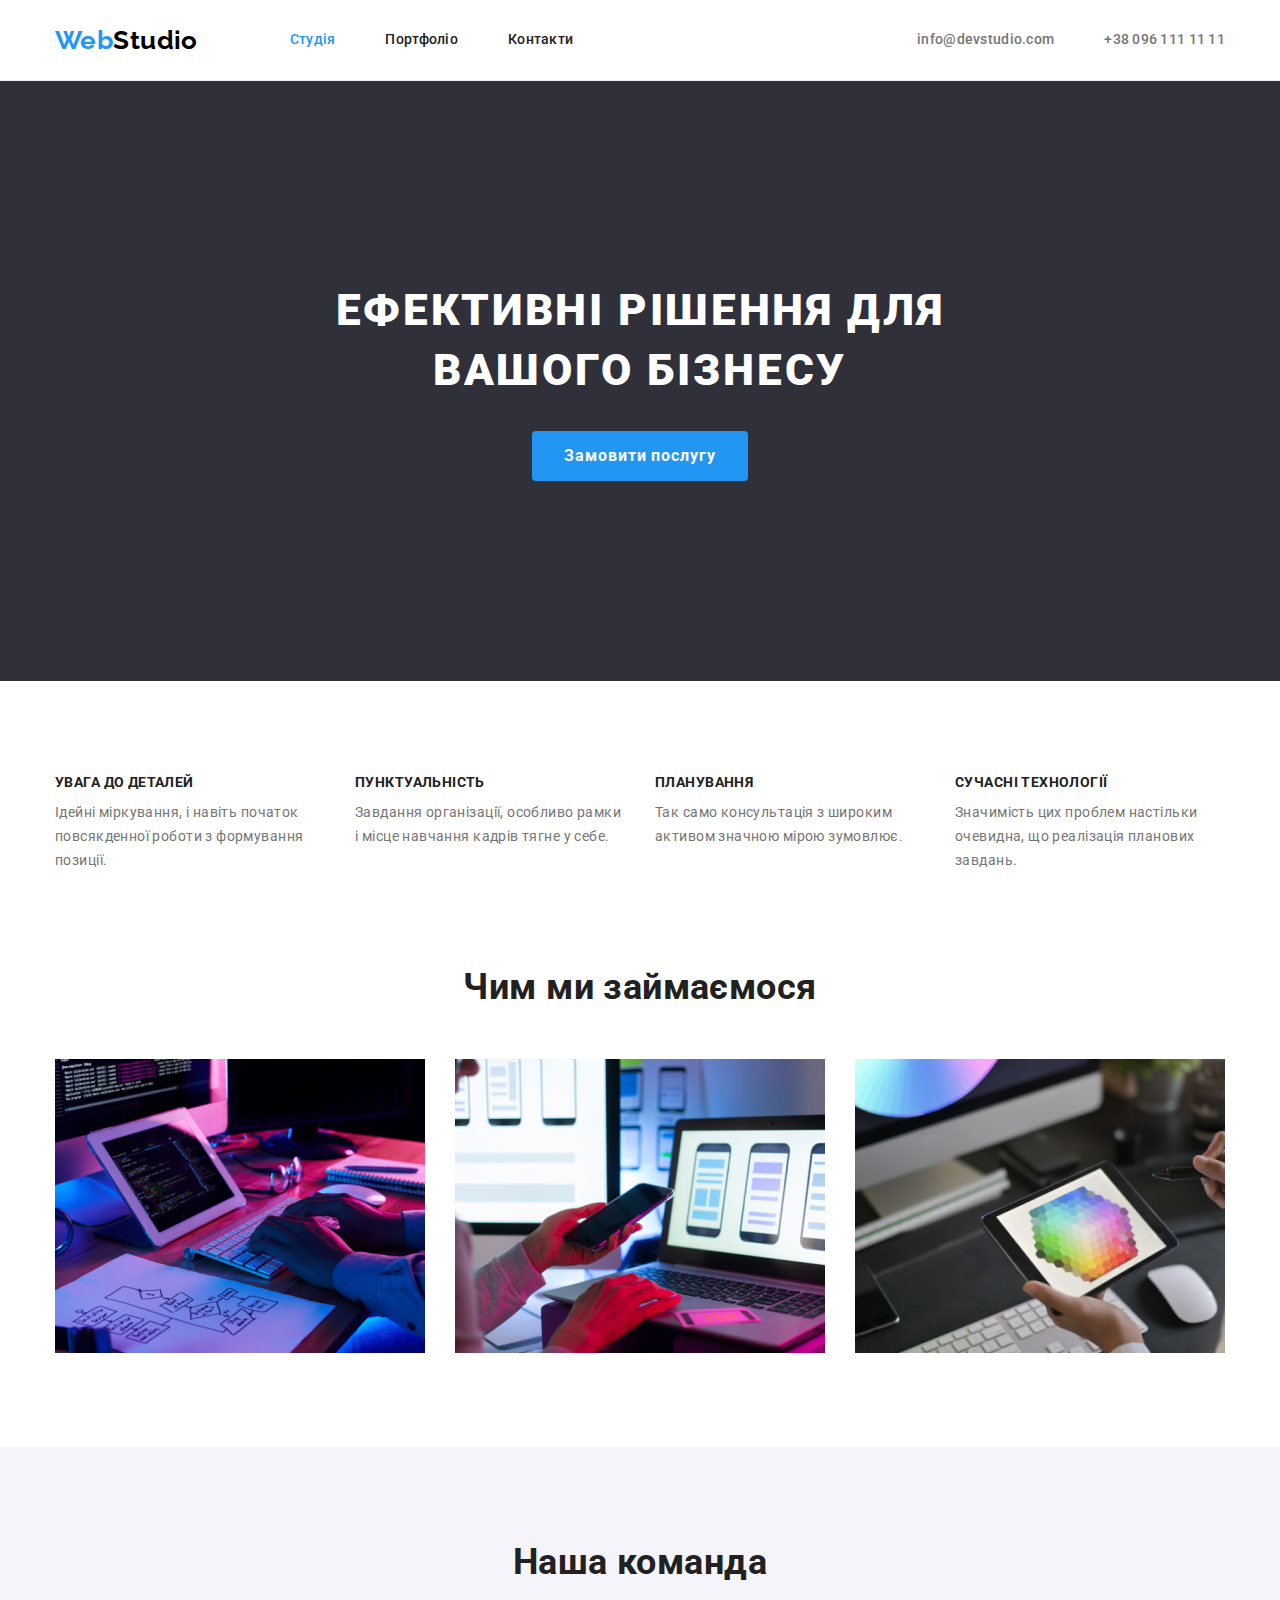
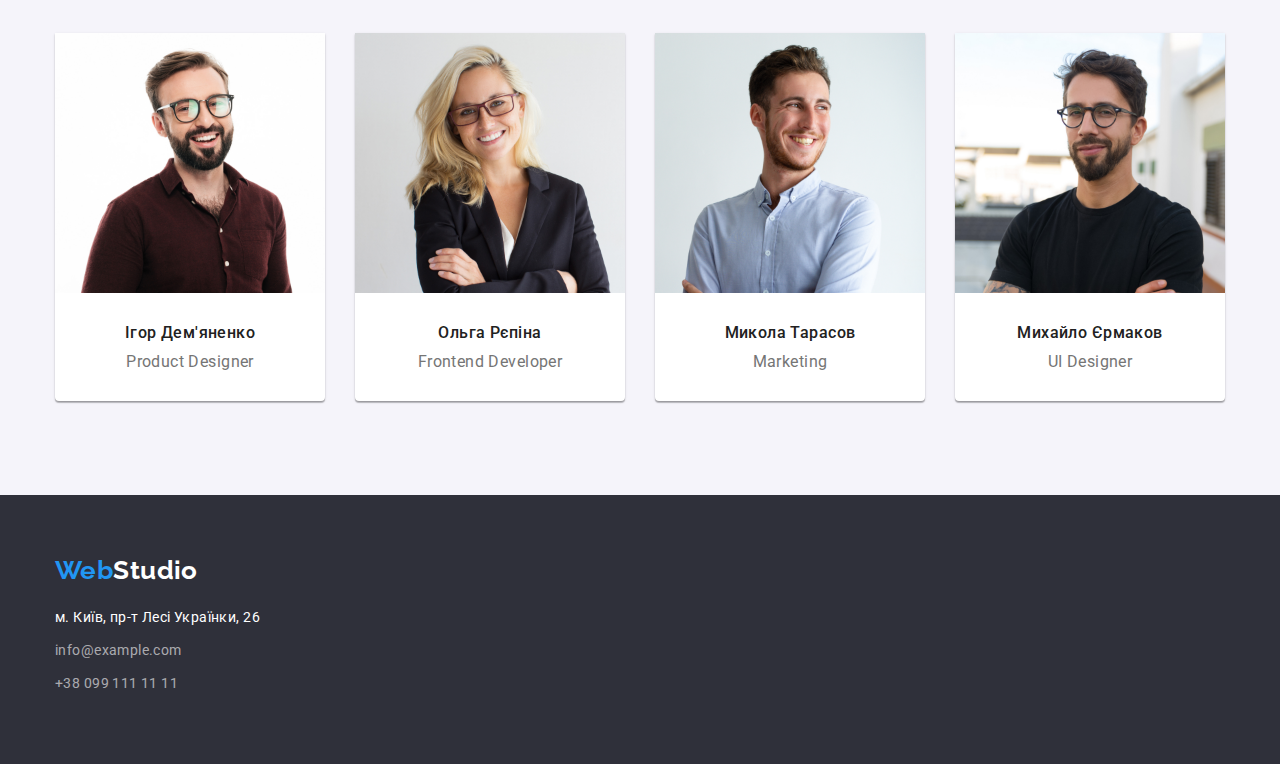
<file: index.html>
<!DOCTYPE html>
<html lang="uk">
  <head>
    <meta charset="UTF-8" />
    <meta http-equiv="X-UA-Compatible" content="IE=edge" />
    <meta name="viewport" content="width=device-width, initial-scale=1.0" />
    <title>WebStudio-3</title>
    <link
      href="https://fonts.googleapis.com/css2?family=Raleway:wght@700&family=Roboto:wght@400;500;700;900&display=swap"
      rel="stylesheet"
    />
    <link
      rel="stylesheet"
      href="https://cdnjs.cloudflare.com/ajax/libs/modern-normalize/1.1.0/modern-normalize.min.css"
    />
    <link rel="stylesheet" href="./css/styles.css" />
  </head>
  <body>
    <!--Header-->
    <header class="header">
      <div class="container header-nav">
        <nav>
          <a href="./index.html" class="logo link"> <span>Web</span>Studio </a>

          <ul class="site-nav list">
            <li class="item">
              <a href="./index.html" class="link current">Студія</a>
            </li>
            <li class="item">
              <a href="./portfolio.html" class="link">Портфоліо</a>
            </li>
            <li class="item"><a href="" class="link">Контакти</a></li>
          </ul>
        </nav>

        <ul class="contact list">
          <li class="item">
            <a href="mailto:info@devstudio.com" class="link"
              >info@devstudio.com</a
            >
          </li>
          <li class="item">
            <a href="tel:+380961111111" class="link">+38 096 111 11 11</a>
          </li>
        </ul>
      </div>
    </header>
    <main>
      <!--Hero section-->
      <section class="hero">
        <div class="container">
          <h1 class="hero-title">Ефективні рішення для вашого бізнесу</h1>

          <button type="button" class="button">Замовити послугу</button>
        </div>
      </section>

      <!--Features section-->
      <section class="feature">
        <div class="container">
          <h2 class="hidden">Переваги</h2>
          <ul class="feature list">
            <li class="item">
              <h3 class="sub-title">УВАГА ДО ДЕТАЛЕЙ</h3>
              <p class="text">
                Ідейні міркування, і навіть початок повсякденної роботи з
                формування позиції.
              </p>
            </li>
            <li class="item">
              <h3 class="sub-title">ПУНКТУАЛЬНІСТЬ</h3>
              <p class="text">
                Завдання організації, особливо рамки і місце навчання кадрів
                тягне у себе.
              </p>
            </li>
            <li class="item">
              <h3 class="sub-title">ПЛАНУВАННЯ</h3>
              <p class="text">
                Так само консультація з широким активом значною мірою зумовлює.
              </p>
            </li>
            <li class="item">
              <h3 class="sub-title">СУЧАСНІ ТЕХНОЛОГІЇ</h3>
              <p class="text">
                Значимість цих проблем настільки очевидна, що реалізація
                планових завдань.
              </p>
            </li>
          </ul>
        </div>
      </section>

      <!--Examples section-->
      <section class="examples-section">
        <div class="container">
          <h2 class="examples-title">Чим ми займаємося</h2>
          <ul class="examples list">
            <li>
              <img
                src="./images/img-1.jpg"
                alt="Руки друкують текст, який можна побачити на айпаді"
                width="370"
                height="294"
              />
            </li>
            <li>
              <img
                src="./images/img-2.jpg"
                alt="Телефон у руках, а на ноутбуці макети"
                width="370"
                height="294"
              />
            </li>
            <li>
              <img
                src="./images/img-3.jpg"
                alt="Руки з айпадом, у якому зображена сітка кольорів"
                width="370"
                height="294"
              />
            </li>
          </ul>
        </div>
      </section>

      <!--Team section-->
      <section class="team-section">
        <div class="container">
          <h2 class="team-title">Наша команда</h2>
          <ul class="team list">
            <li>
              <img
                src="./images/igor.jpg"
                alt="Ігор Демʼяненко - член команди"
                width="270"
                height="260"
              />
              <div class="team-cards">
                <h3 class="subtitle">Ігор Дем'яненко</h3>
                <p class="position">Product Designer</p>
              </div>
            </li>
            <li>
              <img
                src="./images/olga.jpg"
                alt="Ольга Рєпіна - член команди"
                width="270"
                height="260"
              />
              <div class="team-cards">
                <h3 class="subtitle">Ольга Рєпіна</h3>
                <p class="position">Frontend Developer</p>
              </div>
            </li>
            <li>
              <img
                src="./images/mykola.jpg"
                alt="Микола Тарасов - член команди"
                width="270"
                height="260"
              />
              <div class="team-cards">
                <h3 class="subtitle">Микола Тарасов</h3>
                <p class="position">Marketing</p>
              </div>
            </li>
            <li>
              <img
                src="./images/myhaylo.jpg"
                alt="Михайло Єрмаков - член команди"
                width="270"
                height="260"
              />
              <div class="team-cards">
                <h3 class="subtitle">Михайло Єрмаков</h3>
                <p class="position">UI Designer</p>
              </div>
            </li>
          </ul>
        </div>
      </section>
    </main>

    <!--Footer-->
    <footer class="footer">
      <div class="container">
        <a href="./index.html" class="logo link"> <span>Web</span>Studio </a>

        <address>
          <ul class="address list">
            <li><a href="" class="link">м. Київ, пр-т Лесі Українки, 26</a></li>
            <li>
              <a href="mailto:info@example.com" class="link add"
                >info@example.com</a
              >
            </li>
            <li>
              <a href="tel:+380991111111" class="link add">+38 099 111 11 11</a>
            </li>
          </ul>
        </address>
      </div>
    </footer>
  </body>
</html>
</file>
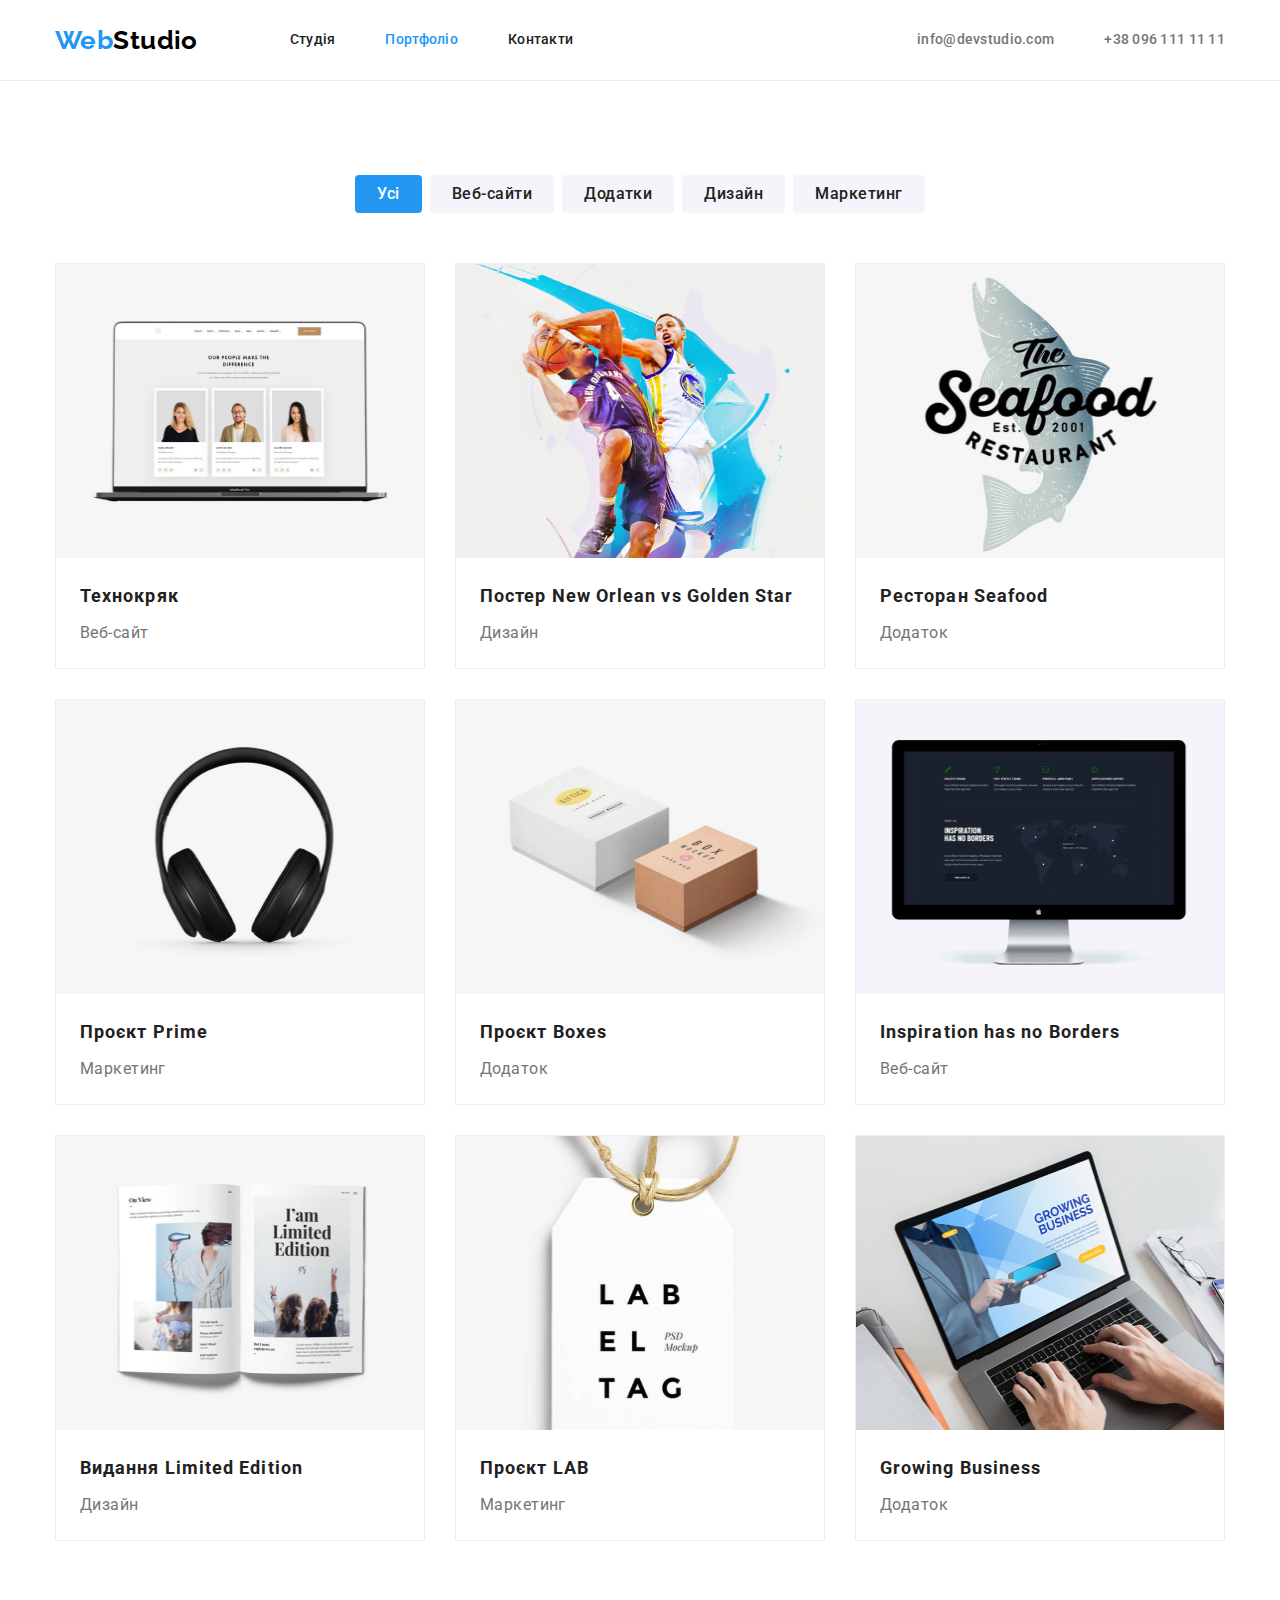
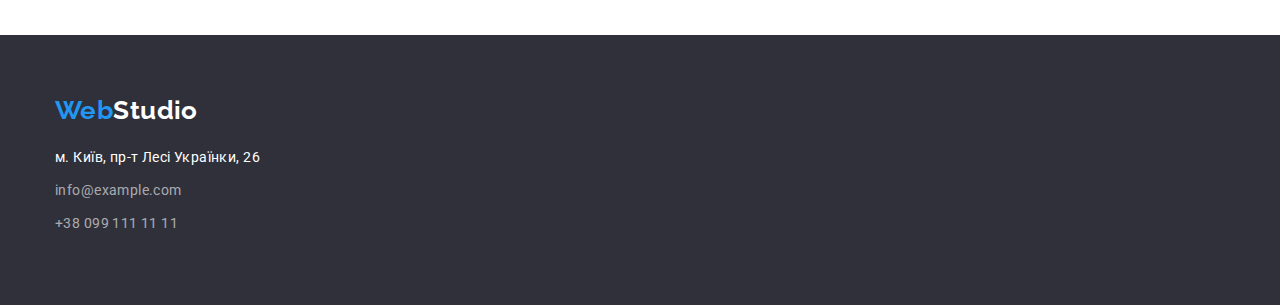
<file: portfolio.html>
<!DOCTYPE html>
<html lang="uk">
  <head>
    <meta charset="UTF-8" />
    <meta http-equiv="X-UA-Compatible" content="IE=edge" />
    <meta name="viewport" content="width=device-width, initial-scale=1.0" />
    <title>WebStudio-3</title>
    <link
      href="https://fonts.googleapis.com/css2?family=Raleway:wght@700&family=Roboto:wght@400;500;700;900&display=swap"
      rel="stylesheet"
    />
    <link
      rel="stylesheet"
      href="https://cdnjs.cloudflare.com/ajax/libs/modern-normalize/1.1.0/modern-normalize.min.css"
    />
    <link rel="stylesheet" href="./css/styles.css" />
  </head>
  <body>
    <!--Header-->
    <header class="header">
      <div class="container header-nav">
        <nav>
          <a href="./index.html" class="logo link"> <span>Web</span>Studio </a>

          <ul class="site-nav list">
            <li class="item">
              <a href="./index.html" class="link">Студія</a>
            </li>
            <li class="item">
              <a href="./portfolio.html" class="link current">Портфоліо</a>
            </li>
            <li class="item"><a href="" class="link">Контакти</a></li>
          </ul>
        </nav>

        <ul class="contact list">
          <li class="item">
            <a href="mailto:info@devstudio.com" class="link"
              >info@devstudio.com</a
            >
          </li>
          <li class="item">
            <a href="tel:+380961111111" class="link">+38 096 111 11 11</a>
          </li>
        </ul>
      </div>
    </header>

    <main>
      <section class="portfolio">
        <div class="container">
          <h1 class="hidden">Портфоліо</h1>
          <ul class="filtration list">
            <li><button type="button" class="button current">Усі</button></li>
            <li><button type="button" class="button">Веб-сайти</button></li>
            <li><button type="button" class="button">Додатки</button></li>
            <li><button type="button" class="button">Дизайн</button></li>
            <li><button type="button" class="button">Маркетинг</button></li>
          </ul>

          <ul class="works list">
            <li>
              <img
                src="./images/portfolio-1.jpg"
                alt="Макет сайту на ноутбуці"
                width="370"
                height="294"
              />
              <div class="work-cards">
                <h2 class="portfolio-title">Технокряк</h2>
                <p class="text">Веб-сайт</p>
              </div>
            </li>
            <li>
              <img
                src="./images/portfolio-2.jpg"
                alt="Два баскетболісти та мʼяч"
                width="370"
                height="294"
              />
              <div class="work-cards">
                <h2 class="portfolio-title">
                  Постер New Orlean vs Golden Star
                </h2>
                <p class="text">Дизайн</p>
              </div>
            </li>
            <li>
              <img
                src="./images/portfolio-3.jpg"
                alt="Лого рибного ресторану"
                width="370"
                height="294"
              />
              <div class="work-cards">
                <h2 class="portfolio-title">Ресторан Seafood</h2>
                <p class="text">Додаток</p>
              </div>
            </li>
            <li>
              <img
                src="./images/portfolio-4.jpg"
                alt="Навушники"
                width="370"
                height="294"
              />
              <div class="work-cards">
                <h2 class="portfolio-title">Проєкт Prime</h2>
                <p class="text">Маркетинг</p>
              </div>
            </li>
            <li>
              <img
                src="./images/portfolio-5.jpg"
                alt="Макет двух боксів"
                width="370"
                height="294"
              />
              <div class="work-cards">
                <h2 class="portfolio-title">Проєкт Boxes</h2>
                <p class="text">Додаток</p>
              </div>
            </li>
            <li>
              <img
                src="./images/portfolio-6.jpg"
                alt="Монітор з зображенням сайту"
                width="370"
                height="294"
              />
              <div class="work-cards">
                <h2 class="portfolio-title">Inspiration has no Borders</h2>
                <p class="text">Веб-сайт</p>
              </div>
            </li>
            <li>
              <img
                src="./images/portfolio-7.jpg"
                alt="Відкрита книга зі статею"
                width="370"
                height="294"
              />
              <div class="work-cards">
                <h2 class="portfolio-title">Видання Limited Edition</h2>
                <p class="text">Дизайн</p>
              </div>
            </li>
            <li>
              <img
                src="./images/portfolio-8.jpg"
                alt="Лейбл з логотипом"
                width="370"
                height="294"
              />
              <div class="work-cards">
                <h2 class="portfolio-title">Проєкт LAB</h2>
                <p class="text">Маркетинг</p>
              </div>
            </li>
            <li>
              <img
                src="./images/portfolio-9.jpg"
                alt="Ноутбук з презентацією"
                width="370"
                height="294"
              />
              <div class="work-cards">
                <h2 class="portfolio-title">Growing Business</h2>
                <p class="text">Додаток</p>
              </div>
            </li>
          </ul>
        </div>
      </section>
    </main>

    <!--Footer-->
    <footer class="footer">
      <div class="container">
        <a href="./index.html" class="logo link"> <span>Web</span>Studio </a>

        <address>
          <ul class="address list">
            <li><a href="" class="link">м. Київ, пр-т Лесі Українки, 26</a></li>
            <li>
              <a href="mailto:info@example.com" class="link add"
                >info@example.com</a
              >
            </li>
            <li>
              <a href="tel:+380991111111" class="link add">+38 099 111 11 11</a>
            </li>
          </ul>
        </address>
      </div>
    </footer>
  </body>
</html>
</file>
<file: css/styles.css>
/* #212121 h3-h2 */
/* #757575 p  */
/* #2196F3 accent */
/* #2F303A first section back */
/* #FFFFFF address */
/* rgba(255, 255, 255, 0.6) address(mail, phone) */
/* #F5F4FA buttons back */
/* #F5F5F5 main back color */
/* #F5F4FA secondary back color */
/* #2F303A footer and option back */

html {
    box-sizing: border-box;
}

*,
*::before,
*::after {
    box-sizing: inherit;
}

:root {
    --primary-text-color: #757575;
    --title-text-color: #212121;
    --accent-color: #2196F3;
    --primary-bg-color: #F5F5F5;
    --secondary-bg-color: #F5F4FA;
    --white-color: #FFFFFF;
    --logo-color: #000000;
    --hero-bg-color: #2F303A;
    --address-color:  rgba(255, 255, 255, 0.6);
    --border-color: #ECECEC;
    --cards-color: #EEEEEE;
}

body {
    background-color: var(--white-color);
    color: var(--primary-text-color);

    font-family: Roboto, sans-serif;
    letter-spacing: 0.03em;
    font-size: 14px;
}

/* Utility */

.list {
    margin: 0;
    padding: 0;

    list-style: none;
}

.link {
    text-decoration: none;
}

.button {
    border-radius: 4px;
    border-width: 0;
}

.container {
    width: 1200px;
    padding: 0 15px;
    margin: 0 auto;
}

section {
    padding: 94px 0;
}

img {
	display: block;
	max-width: 100%;
}

h1,
h2,
h3,
h4,
h5,
h6,
p {
    margin-top: 0;
    margin-bottom: 0;
}

.hidden {
    position: absolute;
    width: 1px;
    height: 1px;
    margin: -1px;
    border: 0;
    padding: 0;

    white-space: nowrap;
    clip-path: inset(100%);
    clip: rect(0 0 0 0);
    overflow: hidden;
}

/* header and footer */

.header {
    background-color: var(--white-color);
    border-bottom: 1px solid var(--border-color);
}

.header-nav {
    display: flex;
    align-items: center;
}

.header nav {
    display: flex;
	align-items: center;
}

.footer {
    padding: 60px 0;

    background-color: var(--hero-bg-color);
}

/* logo */

.header .logo {
    margin-right: 92px;

    color: var(--logo-color);

    font-family: Raleway;
    font-weight: 700;
    font-size: 26px;
    line-height: 1.19;
}

.logo span {
    color: var(--accent-color);
}

.footer .logo {
    margin-bottom: 20px;
    display: block;

    color: var(--white-color);

    font-family: Raleway;
    font-weight: 700;
    font-size: 26px;
    line-height: 1.19;
}

/* site nav header */

.site-nav {
    display: flex;
}

.site-nav .item:not(:first-child) {
    margin-left: 50px;
}

.site-nav .link {
    display: block;
    padding: 32px 0;

    color: var(--title-text-color);

    font-weight: 500;
    line-height: 1.14;
    letter-spacing: 0.02em;
}

.site-nav .link.current {
    color: var(--accent-color);
}

.site-nav .link:hover,
.site-nav .link:focus {
    color: var(--accent-color);
}

/* contact header */

.contact {
    display: flex;
    margin-left: auto;
}

.contact .item:not(:first-child) {
    margin-left: 50px;
}

.contact .link {
    display: block;
    padding: 32px 0;

    color: var(--primary-text-color);

    font-weight: 500;
    line-height: 1.14;
    letter-spacing: 0.02em;
}

.contact .link:hover,
.contact .link:focus {
    color: var(--accent-color);
}

/* address footer */

.address .link {
    display: block;
    color: var(--white-color);

    line-height: 1.71;
    font-style: normal;
}

.address li:not(last-child) {
    margin-bottom: 9px;
}

.address .link.add {
    color: var(--address-color);
}

.address .link.add:hover,
.address .link.add:focus {
    color: var(--accent-color);
}

/* index.html */

/* hero */

.hero {
    padding: 200px 0;

    background-color: var(--hero-bg-color);
}

.hero-title {
    margin: 0 auto;
    margin-bottom: 30px;
    width: 696px;

    color: var(--white-color);

    font-weight: 900;
    font-size: 44px;
    line-height: 1.36;
    text-align: center;
    letter-spacing: 0.06em;
    text-transform: uppercase;
}

.hero .button {
    padding: 10px 32px;
    margin: 0 auto;
    display: block;

    background-color: var(--accent-color);
    color: var(--white-color);
    cursor: pointer;

    font-family: inherit;
    font-weight: 700;
    font-size: 16px;
    line-height: 1.88;
    letter-spacing: 0.06em;
    text-align: center;
}

/* feature */

.feature .container {
    justify-content: space-between;
    align-items: center;
    margin: 0 auto;
}

.feature ul {
    display: flex;
}

.feature.list li:not(:first-child) {
    margin-left: 30px;
}

.feature .item {
    width: 270px;
}

.feature .sub-title {
    margin-bottom: 10px;

    color: var(--title-text-color);

    font-size: 14px;
    font-weight: 700;
    line-height: 1.14;
    text-transform: uppercase;
}

.feature .text {
    line-height: 1.71;
}

/* example and team titles */

.team-title,
.examples-title {
    margin-bottom: 50px;

    color: var(--title-text-color);

    font-size: 36px;
    line-height: 1.17;
    text-align: center;
}

/* examples */

.examples-section {
    padding-top: 0;
}

.examples-section ul {
    margin-right: 0;
}

.examples.list {
    display: flex;
    padding-bottom: 0;
}

.examples.list li:not(:first-child) {
    margin-left: 30px;
}

/* team */

.team-section {

    background-color: var(--secondary-bg-color);
}

.team.list {
    display: flex;
    padding-bottom: 0;
    align-items: center;
    margin: 0 auto;
}

.team-section li:not(:first-child) {
    margin-left: 30px;
}

.team-section li {
    background-color: var(--white-color);
    box-shadow: 0px 1px 3px rgb(0 0 0 / 12%), 0px 1px 1px rgb(0 0 0 / 14%), 0px 2px 1px rgb(0 0 0 / 20%);
    border-radius: 0px 0px 4px 4px;
    text-align: center;
    min-height: 368px;
}

.team-cards {
    padding: 30px 0;
}

.team .subtitle {
    margin-bottom: 10px;

    color: var(--title-text-color);

    font-weight: 500;
    font-size: 16px;
    line-height: 1.19;
}

.team .position {
    font-size: 16px;
    line-height: 1.19;
}

/* portfolio.html */

.filtration.list {
    display: flex;
    align-items: center;
    margin: 0 auto;
    justify-content: center;
    margin-bottom: 50px;
}

.filtration .button {
    padding: 6px 22px;

    background-color: var(--secondary-bg-color);
    color: var(--title-text-color);
    cursor: pointer;

    font-family: inherit;
    font-weight: 500;
    font-size: 16px;
    line-height: 1.62;
    letter-spacing: 0.03em;
    text-align: center;
}

.filtration .button:hover,
.filtration .button:focus {
    background-color: var(--accent-color);
    color: var(--white-color);
}

.filtration .button.current {
    background-color: var(--accent-color);
    color: var(--white-color);
}

.filtration.list li:not(:first-child) {
    margin-left: 8px;
}

.works.list {
    display: flex;
    flex-wrap: wrap;
    margin: 0 auto;
}

.works.list li {
    margin-right: 30px;
    margin-bottom: 30px;
    min-height: 404px;
    max-width: 370px;

    background: var(--white-color);
    border: 1px solid var(--cards-color);
}

.works.list li:nth-child(3n) {
    margin-right: 0;
}

.works.list li:nth-last-child(-n + 3) {
    margin-bottom: 0;
}

.work-cards {
    padding: 20px 24px;
}

.portfolio-title {
    margin-bottom: 4px;

    color: var(--title-text-color);

    font-size: 18px;
    line-height: 2;
    letter-spacing: 0.06em;
}

.works .text {
    font-size: 16px;
    line-height: 1.88;
}
</file>
